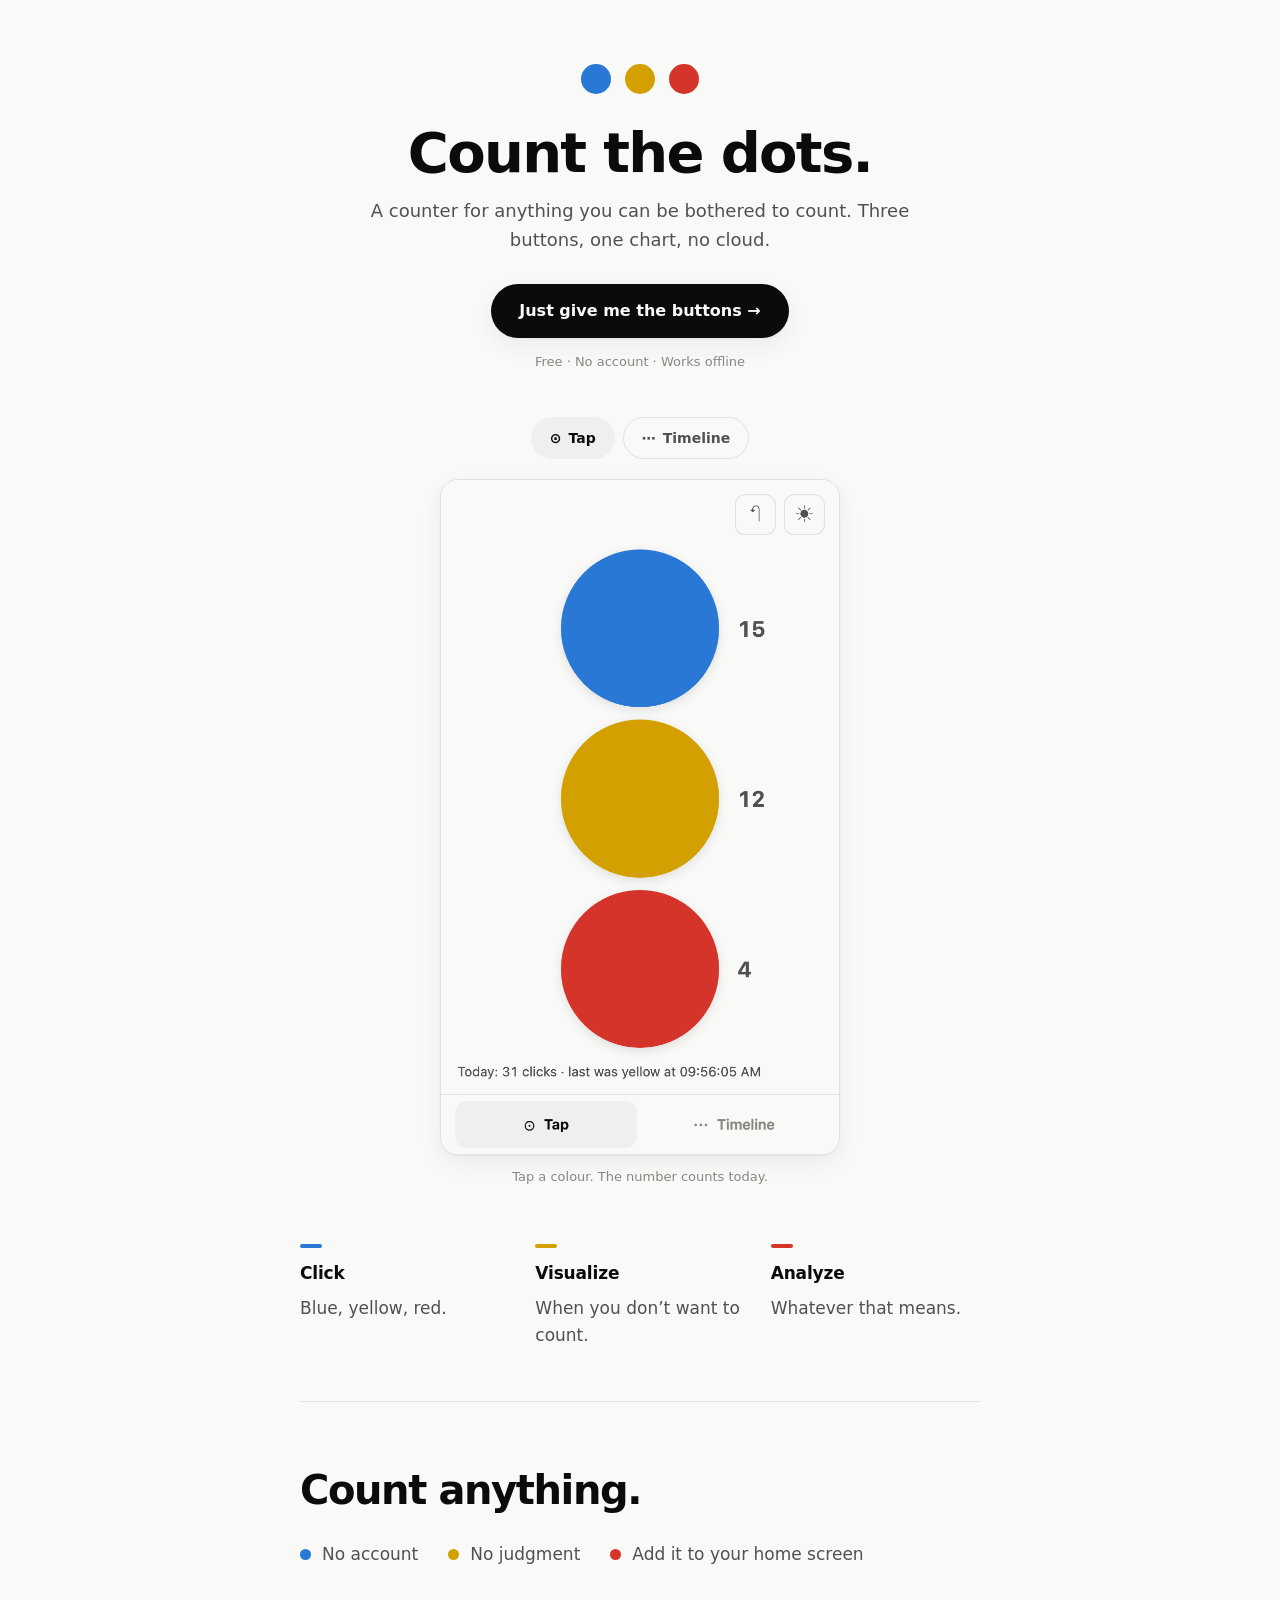
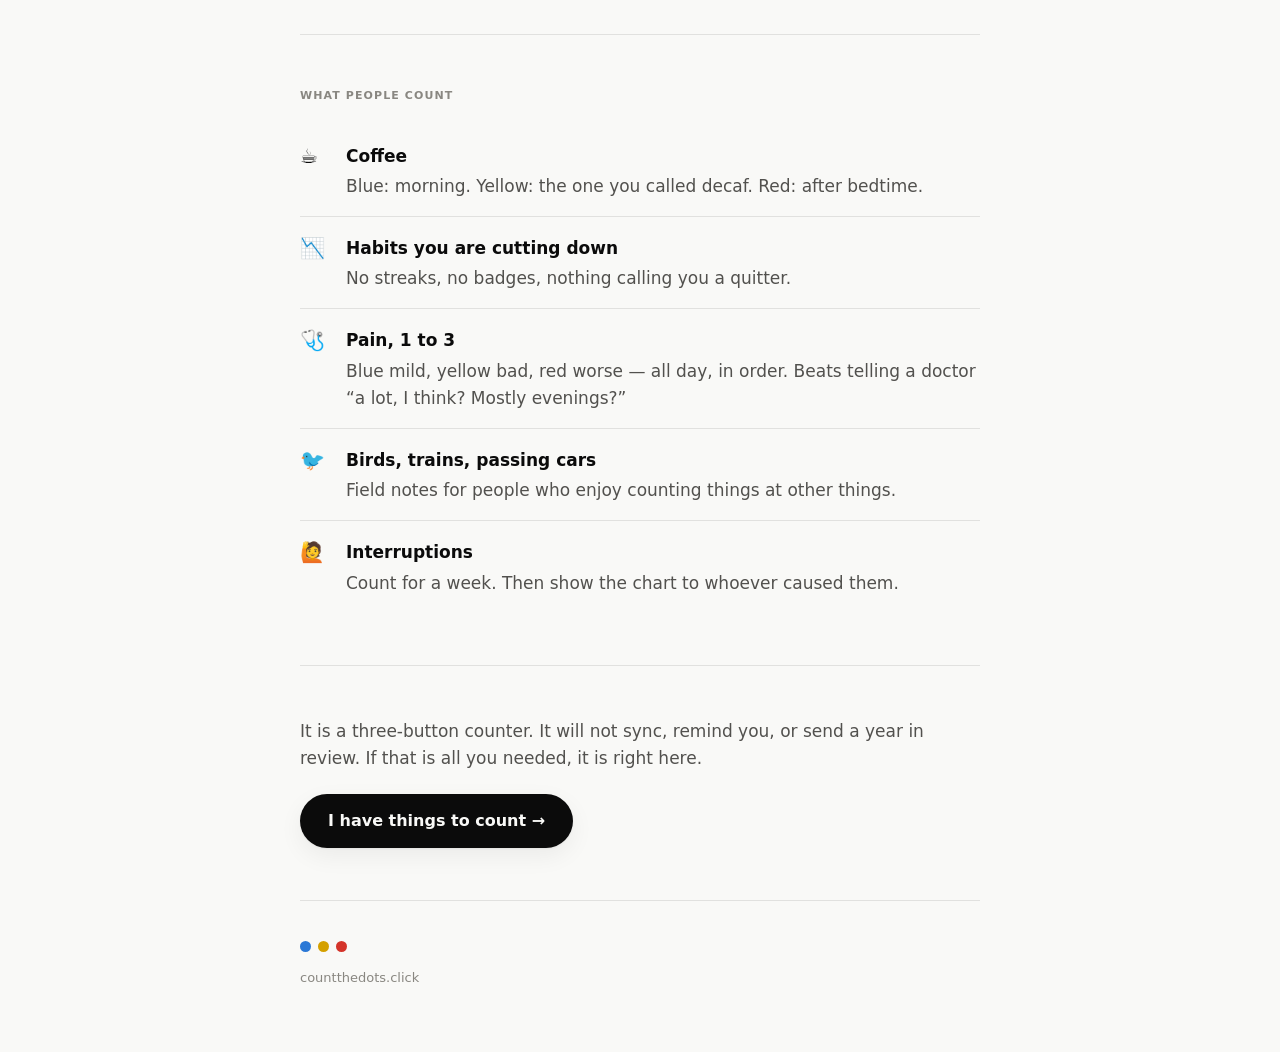
<file: index.html>
<!doctype html>
<html lang="en">
<head>
<meta charset="utf-8">
<meta name="viewport" content="width=device-width, initial-scale=1">
<title>Count the Dots — a counter for anything you can be bothered to count</title>
<meta name="description" content="A free tally counter for anything. Tap blue, yellow or red to log the moment, then see the counts per hour or per day. Works offline, no account, and your data never leaves your device.">
<meta name="theme-color" content="#f9f9f7" media="(prefers-color-scheme: light)">
<meta name="theme-color" content="#0d0d0d" media="(prefers-color-scheme: dark)">
<link rel="icon" href="icon-192.png" sizes="192x192" type="image/png">
<link rel="apple-touch-icon" href="icon-192.png">
<meta property="og:type" content="website">
<meta property="og:title" content="Count the Dots">
<meta property="og:description" content="A counter for anything you can be bothered to count. Three buttons, one timeline, and no cloud whatsoever.">
<meta property="og:url" content="https://countthedots.click/">
<meta property="og:image" content="https://countthedots.click/og.png">
<meta property="og:image:width" content="1200">
<meta property="og:image:height" content="630">
<meta property="og:image:alt" content="Three dots in blue, yellow and red above the words Count the dots.">
<meta name="twitter:card" content="summary_large_image">
<meta name="twitter:image" content="https://countthedots.click/og.png">
<link rel="canonical" href="https://countthedots.click/">
<link rel="stylesheet" href="styles.css?v=3">
<script type="application/ld+json">
{
  "@context": "https://schema.org",
  "@type": "SoftwareApplication",
  "name": "Count the Dots",
  "url": "https://countthedots.click/",
  "applicationCategory": "UtilitiesApplication",
  "operatingSystem": "Any modern web browser; installable to the home screen on iOS and Android",
  "description": "A free tally counter for anything. Three buttons stamp the current time when tapped, and a chart shows how many of each you got per hour, day or week. Works offline, needs no account, and stores every click in the browser on your own device.",
  "isAccessibleForFree": true,
  "offers": { "@type": "Offer", "price": "0", "priceCurrency": "USD" },
  "featureList": [
    "Tally counter with three colours",
    "Timestamps every tap",
    "Counts per hour, day, week or all time",
    "Works offline as an installable PWA",
    "No account and no server",
    "Data stored locally in the browser",
    "Export and import as JSON"
  ],
  "screenshot": "https://countthedots.click/og.png"
}
</script>

<!-- CloudWatch RUM — landing page only. The app at app.countthedots.click stays
     script-free on purpose: "nothing leaves your device" is a claim about the
     counter, and it stays literally true. allowCookies is false, so this sets
     nothing in the browser and needs no consent banner. -->
<script>
  (function(n,i,v,r,s,c,x,z){x=window.AwsRumClient={q:[],n:n,i:i,v:v,r:r,c:c};window[n]=function(c,p){x.q.push({c:c,p:p});};z=document.createElement('script');z.async=true;z.src=s;document.head.insertBefore(z,document.head.getElementsByTagName('script')[0]);})(
    'cwr',
    '6ebaad85-b10d-4b18-9185-2c3567d5f42a',
    '1.0.0',
    'eu-west-1',
    'https://client.rum.us-east-1.amazonaws.com/1.19.0/cwr.js',
    {
      sessionSampleRate: 1,
      endpoint: "https://dataplane.rum.eu-west-1.amazonaws.com",
      telemetries: [],
      allowCookies: false,
      enableXRay: false,
      // false because this app monitor has no Cognito identity pool. With
      // signing:true the client cannot obtain credentials and silently sends
      // nothing at all — verified from the live page: the CDN client loaded 50
      // times and made zero dataplane calls. Unsigned requests need a
      // resource-based policy on the app monitor allowing rum:PutRumEvents.
      signing: false
    }
  );
</script>

<!-- Button clicks, recorded as a page view for "/go".
     /go replaces the document immediately, so the RUM client there never
     finishes loading and its page view is lost. Recording it here instead works
     because the client is already warm by the time anyone reads far enough to
     click. Both numbers then sit in the same Page views table: "/" is a visit,
     "/go" is a click-through.
     Modifier and middle clicks are left alone so opening in a new tab still
     behaves, and if RUM is blocked the link simply navigates as normal. -->
<script>
  (function () {
    var GO = '/go';
    document.addEventListener('click', function (ev) {
      var a = ev.target.closest && ev.target.closest('a[href="' + GO + '"]');
      if (!a) return;
      if (ev.defaultPrevented || ev.button !== 0 || ev.metaKey || ev.ctrlKey || ev.shiftKey || ev.altKey) return;
      if (typeof window.cwr !== 'function') return;
      ev.preventDefault();
      try {
        window.cwr('recordPageView', GO);
        window.cwr('dispatch');
      } catch (e) { /* never let telemetry break the link */ }
      // a beat for the beacon to leave before the document is torn down
      setTimeout(function () { window.location.href = GO; }, 150);
    }, false);
  })();
</script>
</head>
<body>

<div class="wrap">

  <header class="hero">
    <div class="dots" aria-hidden="true"><i></i><i></i><i></i></div>
    <h1>Count the dots.</h1>
    <p class="lede">
      A counter for anything you can be bothered to count.
      Three buttons, one chart, no cloud.
    </p>
    <a class="cta" href="/go" rel="nofollow">Just give me the buttons →</a>
    <p class="fineprint">Free · No account · Works offline</p>

    <!-- Two radios and :checked selectors, so the page still ships zero
         JavaScript. The tabs mirror the app's own, so the control teaches
         the app before anyone has opened it. -->
    <div class="switch">
      <input class="sr-only" type="radio" name="shot" id="pick-tap" checked>
      <input class="sr-only" type="radio" name="shot" id="pick-timeline">
      <div class="switch-tabs">
        <label for="pick-tap"><span aria-hidden="true">⊙</span> Tap</label>
        <label for="pick-timeline"><span aria-hidden="true">⋯</span> Timeline</label>
      </div>
      <figure class="pane pane-tap">
        <img src="shot-pad-4.png" width="780" height="1320" alt="The tap screen: three large dots stacked vertically in blue, yellow and red, each with today's count in plain numbers beside it.">
        <figcaption>Tap a colour. The number counts today.</figcaption>
      </figure>
      <figure class="pane pane-timeline">
        <img src="shot-timeline-2.png" width="780" height="1320" alt="The timeline screen: three lines showing clicks per day for blue, yellow and red, above a strip marking every individual tap.">
        <figcaption>Tap any day for its numbers.</figcaption>
      </figure>
    </div>
  </header>

  <section>
    <div class="steps">
      <div class="step">
        <h2>Click</h2>
        <p>Blue, yellow, red.</p>
      </div>
      <div class="step">
        <h2>Visualize</h2>
        <p>When you don’t want to count.</p>
      </div>
      <div class="step">
        <h2>Analyze</h2>
        <p>Whatever that means.</p>
      </div>
    </div>
  </section>

  <section class="statement">
    <p class="statement-lead">Count anything.</p>
    <ul class="claims">
      <li><i aria-hidden="true"></i>No account</li>
      <li><i aria-hidden="true"></i>No judgment</li>
      <li><i aria-hidden="true"></i>Add it to your home screen</li>
    </ul>
  </section>

  <section>
    <p class="label">What people count</p>
    <dl class="uses">
      <div class="use">
        <span class="pic" aria-hidden="true">☕</span>
        <dt>Coffee</dt>
        <dd>Blue: morning. Yellow: the one you called decaf. Red: after bedtime.</dd>
      </div>
      <div class="use">
        <span class="pic" aria-hidden="true">📉</span>
        <dt>Habits you are cutting down</dt>
        <dd>No streaks, no badges, nothing calling you a quitter.</dd>
      </div>
      <div class="use">
        <span class="pic" aria-hidden="true">🩺</span>
        <dt>Pain, 1 to 3</dt>
        <dd>Blue mild, yellow bad, red worse — all day, in order. Beats telling a doctor
          “a lot, I think? Mostly evenings?”</dd>
      </div>
      <div class="use">
        <span class="pic" aria-hidden="true">🐦</span>
        <dt>Birds, trains, passing cars</dt>
        <dd>Field notes for people who enjoy counting things at other things.</dd>
      </div>
      <div class="use">
        <span class="pic" aria-hidden="true">🙋</span>
        <dt>Interruptions</dt>
        <dd>Count for a week. Then show the chart to whoever caused them.</dd>
      </div>
    </dl>
  </section>

  <section>
    <p>It is a three-button counter. It will not sync, remind you, or send a year in review.
       If that is all you needed, it is right here.</p>
    <p style="margin-top:22px"><a class="cta" href="/go" rel="nofollow">I have things to count →</a></p>
  </section>

  <footer>
    <div class="dots dots-sm" aria-hidden="true"><i></i><i></i><i></i></div>
    <span>countthedots.click</span>
  </footer>

</div>

</body>
</html>
</file>
<file: styles.css>
/* Palette and type deliberately match the app, so the page and the thing it
   sells look like one product. */
:root {
  color-scheme: light;
  --plane:     #f9f9f7;
  --surface:   #fcfcfb;
  --ink:       #0b0b0b;
  --ink-2:     #52514e;
  --ink-muted: #898781;
  --hairline:  rgba(11,11,11,0.10);
  --wash:      rgba(11,11,11,0.04);
  --blue:      #2a78d6;
  --yellow:    #d4a000;
  --red:       #d4342a;
  --shadow:    0 1px 2px rgba(11,11,11,0.05), 0 8px 24px rgba(11,11,11,0.06);
  --c-visits: #2a78d6;
  --c-clicks: #d4a000;
}
@media (prefers-color-scheme: dark) {
  :root {
    color-scheme: dark;
    --plane: #0d0d0d; --surface: #1a1a19; --ink: #fff; --ink-2: #c3c2b7;
    --ink-muted: #898781; --hairline: rgba(255,255,255,0.10); --wash: rgba(255,255,255,0.06);
    --blue: #3987e5; --yellow: #f0bc2e; --red: #ef5a4d;
    --shadow: 0 1px 2px rgba(0,0,0,0.5), 0 8px 24px rgba(0,0,0,0.35);
    --c-visits: #3987e5;
    --c-clicks: #b58726;
  }
}

* { box-sizing: border-box; }
html { -webkit-text-size-adjust: 100%; }
body {
  margin: 0;
  background: var(--plane);
  color: var(--ink);
  font: 17px/1.6 system-ui, -apple-system, "Segoe UI", sans-serif;
}
.wrap { max-width: 720px; margin: 0 auto; padding: 0 20px; }

/* ── Hero ─────────────────────────────────────────────────── */
.hero { padding: 64px 0 4px; text-align: center; }
.dots { display: flex; gap: 14px; justify-content: center; margin-bottom: 30px; }
.dots i { width: 30px; height: 30px; border-radius: 50%; display: block; }
/* The footer echoes the hero, so colour opens and closes the page */
.dots-sm { justify-content: flex-start; gap: 7px; margin-bottom: 16px; }
.dots-sm i { width: 11px; height: 11px; }
.dots i:nth-child(1) { background: var(--blue); }
.dots i:nth-child(2) { background: var(--yellow); }
.dots i:nth-child(3) { background: var(--red); }

h1 {
  margin: 0 0 14px;
  font-size: clamp(2.25rem, 9vw, 3.5rem); font-weight: 680;
  letter-spacing: -0.03em; line-height: 1.05;
}
.lede { margin: 0 auto 30px; max-width: 30em; font-size: 1.125rem; color: var(--ink-2); }

.cta {
  display: inline-block; text-decoration: none;
  background: var(--ink); color: var(--plane);
  font-size: 1rem; font-weight: 620;
  padding: 14px 28px; border-radius: 999px;
  box-shadow: var(--shadow);
  transition: transform .1s ease;
}
.cta:hover { transform: translateY(-1px); }
.cta:active { transform: translateY(0); }
.fineprint { margin: 14px 0 0; font-size: .8125rem; color: var(--ink-muted); }

/* ── Sections ─────────────────────────────────────────────── */
section { padding: 52px 0; border-top: 1px solid var(--hairline); }
section:first-of-type { border-top: 0; }
.label {
  margin: 0 0 22px;
  font-size: .6875rem; font-weight: 640; letter-spacing: .1em; text-transform: uppercase;
  color: var(--ink-muted);
}
h2 { margin: 0 0 8px; font-size: 1.0625rem; font-weight: 650; letter-spacing: -0.01em; }
p  { margin: 0; color: var(--ink-2); }

.steps { display: grid; gap: 30px; }
@media (min-width: 620px) { .steps { grid-template-columns: repeat(3, 1fr); gap: 26px; } }
.step h2::before {
  content: ""; display: block; width: 22px; height: 4px; border-radius: 2px; margin-bottom: 12px;
}
.step:nth-child(1) h2::before { background: var(--blue); }
.step:nth-child(2) h2::before { background: var(--yellow); }
.step:nth-child(3) h2::before { background: var(--red); }

/* The page's one loud moment. Everything else is quiet, so this can afford a
   real size jump — the two imperatives carry it and the three "no"s drop to a
   quieter register, which is where the privacy claim earns more than it would
   as another heading. */
.statement { display: flex; flex-direction: column; gap: 28px; padding: 66px 0; }
.statement-lead {
  font-size: clamp(1.7rem, 7vw, 2.5rem); font-weight: 600;
  line-height: 1.12; letter-spacing: -0.035em;
  color: var(--ink); text-wrap: balance;
}
/* Three claims, three dots — the marks carry the palette so the text does not
   have to. Gold as type measures ~2.3:1 on this ground and would be unreadable;
   as an 11px mark beside ink it is fine, which is how the app's own legend
   works. */
.claims {
  list-style: none; margin: 0; padding: 0;
  display: flex; flex-direction: column; gap: 11px;
}
@media (min-width: 640px) { .claims { flex-direction: row; flex-wrap: wrap; gap: 10px 30px; } }
.claims li {
  display: flex; align-items: center; gap: 11px;
  font-size: 1.0625rem; color: var(--ink-2);
}
.claims i { width: 11px; height: 11px; border-radius: 50%; flex: none; }
.claims li:nth-child(1) i { background: var(--blue); }
.claims li:nth-child(2) i { background: var(--yellow); }
.claims li:nth-child(3) i { background: var(--red); }

/* ── Screenshot switcher ──────────────────────────────────────
   Two radios plus :checked selectors, so the tabs work with no JavaScript at
   all — and they mirror the app's own tab bar, so the control teaches the app. */
figure { margin: 0; }
.sr-only {
  position: absolute; width: 1px; height: 1px; padding: 0; margin: -1px;
  overflow: hidden; clip: rect(0 0 0 0); white-space: nowrap; border: 0;
}
.switch { position: relative; margin-top: 44px; }
.switch-tabs { display: flex; gap: 8px; justify-content: center; margin-bottom: 20px; }
.switch-tabs label {
  display: inline-flex; align-items: center; gap: 7px;
  padding: 9px 18px; border-radius: 999px; cursor: pointer; user-select: none;
  font-size: .875rem; font-weight: 550; color: var(--ink-2);
  border: 1px solid var(--hairline);
}
.switch-tabs label:hover { background: var(--wash); color: var(--ink); }
#pick-tap:checked ~ .switch-tabs label[for="pick-tap"],
#pick-timeline:checked ~ .switch-tabs label[for="pick-timeline"] {
  color: var(--ink); font-weight: 650; background: var(--wash); border-color: transparent;
}
#pick-tap:focus-visible ~ .switch-tabs label[for="pick-tap"],
#pick-timeline:focus-visible ~ .switch-tabs label[for="pick-timeline"] {
  outline: 2px solid var(--blue); outline-offset: 2px;
}
.pane { display: none; }
#pick-tap:checked ~ .pane-tap,
#pick-timeline:checked ~ .pane-timeline { display: block; }
.pane img {
  display: block; width: 100%; max-width: 400px; height: auto; margin: 0 auto;
  border: 1px solid var(--hairline); border-radius: 18px; box-shadow: var(--shadow);
}
.pane figcaption { margin-top: 12px; text-align: center; font-size: .8125rem; color: var(--ink-muted); }

/* ── Use cases ────────────────────────────────────────────── */
.uses { display: grid; gap: 2px; margin: 0; }
.use {
  display: grid; grid-template-columns: 2rem 1fr; gap: 3px 14px;
  padding: 16px 0; border-bottom: 1px solid var(--hairline);
}
.use:last-child { border-bottom: 0; }
.use .pic { grid-row: 1 / span 2; font-size: 1.25rem; line-height: 1.3; }
.use dt { color: var(--ink); font-weight: 620; }
.use dd { margin: 0; color: var(--ink-2); }

/* ── Footer ───────────────────────────────────────────────── */
footer {
  padding: 40px 0 64px; border-top: 1px solid var(--hairline);
  font-size: .8125rem; color: var(--ink-muted);
}

@media (prefers-reduced-motion: reduce) { .cta { transition: none; } }

/* ── Usage page ───────────────────────────────────────────────
   Chart palette is --c-visits / --c-clicks above. The dark gold is deliberately
   not --yellow: chart marks must sit inside OKLCH L 0.48–0.67 against the dark
   surface and the UI yellow is L 0.82. Both pairs were run through the palette
   validator; blue/gold is also the pair that survives every kind of colour
   blindness. Gold falls below 3:1 on the light surface, which is why the page
   carries a table view of the same figures. */
.u-hero { padding: 56px 0 8px; text-align: left; }
.u-h1 { font-size: clamp(2rem, 8vw, 2.75rem); }
.u-lede { margin-left: 0; }

.u-tiles { display: grid; gap: 18px; grid-template-columns: repeat(2, 1fr); }
@media (min-width: 620px) { .u-tiles { grid-template-columns: repeat(4, 1fr); } }
.u-tile b {
  display: block; font-size: clamp(1.75rem, 7vw, 2.25rem); font-weight: 680;
  letter-spacing: -0.03em; color: var(--ink); font-variant-numeric: tabular-nums;
}
.u-tile span { font-size: .8125rem; color: var(--ink-muted); }

.u-legend { display: flex; flex-wrap: wrap; gap: 6px 18px; margin: 0 0 14px; }
.u-legend span {
  display: inline-flex; align-items: center; gap: 7px;
  font-size: .8125rem; color: var(--ink-2);
}
.u-key { width: 11px; height: 11px; border-radius: 3px; display: inline-block; flex: none; }
.u-visits { background: var(--c-visits); }
.u-clicks { background: var(--c-clicks); }

.u-chart { display: block; width: 100%; height: auto; }
.u-chart text { font: 11px system-ui, -apple-system, sans-serif; fill: var(--ink-muted); }
.u-chart .u-y, .u-chart .u-peak { font-variant-numeric: tabular-nums; }
.u-chart .u-peak { font-size: 10px; font-weight: 650; fill: var(--ink-2); }
.u-chart .u-grid { stroke: var(--hairline); stroke-width: 1; }
.u-chart .u-base { stroke: var(--ink-muted); stroke-width: 1; opacity: .5; }
.u-chart .u-bar { stroke: none; }
.u-chart .u-bar.u-visits { fill: var(--c-visits); }
.u-chart .u-bar.u-clicks { fill: var(--c-clicks); }

/* Always visible, not behind a disclosure: gold measures 2.32:1 against the
   light surface, and the palette validator's contrast warning is only
   discharged by a text alternative the reader can actually reach. */
.u-table { margin-top: 30px; overflow-x: auto; }
.u-table table { width: 100%; border-collapse: collapse; font-size: .8125rem; }
.u-table th, .u-table td {
  text-align: right; padding: 7px 8px; border-bottom: 1px solid var(--hairline);
  font-variant-numeric: tabular-nums; color: var(--ink-2);
}
.u-table th:first-child, .u-table td:first-child { text-align: left; }
.u-table th {
  font-size: .6875rem; text-transform: uppercase; letter-spacing: .06em;
  color: var(--ink-muted); font-weight: 640;
}
</file>
